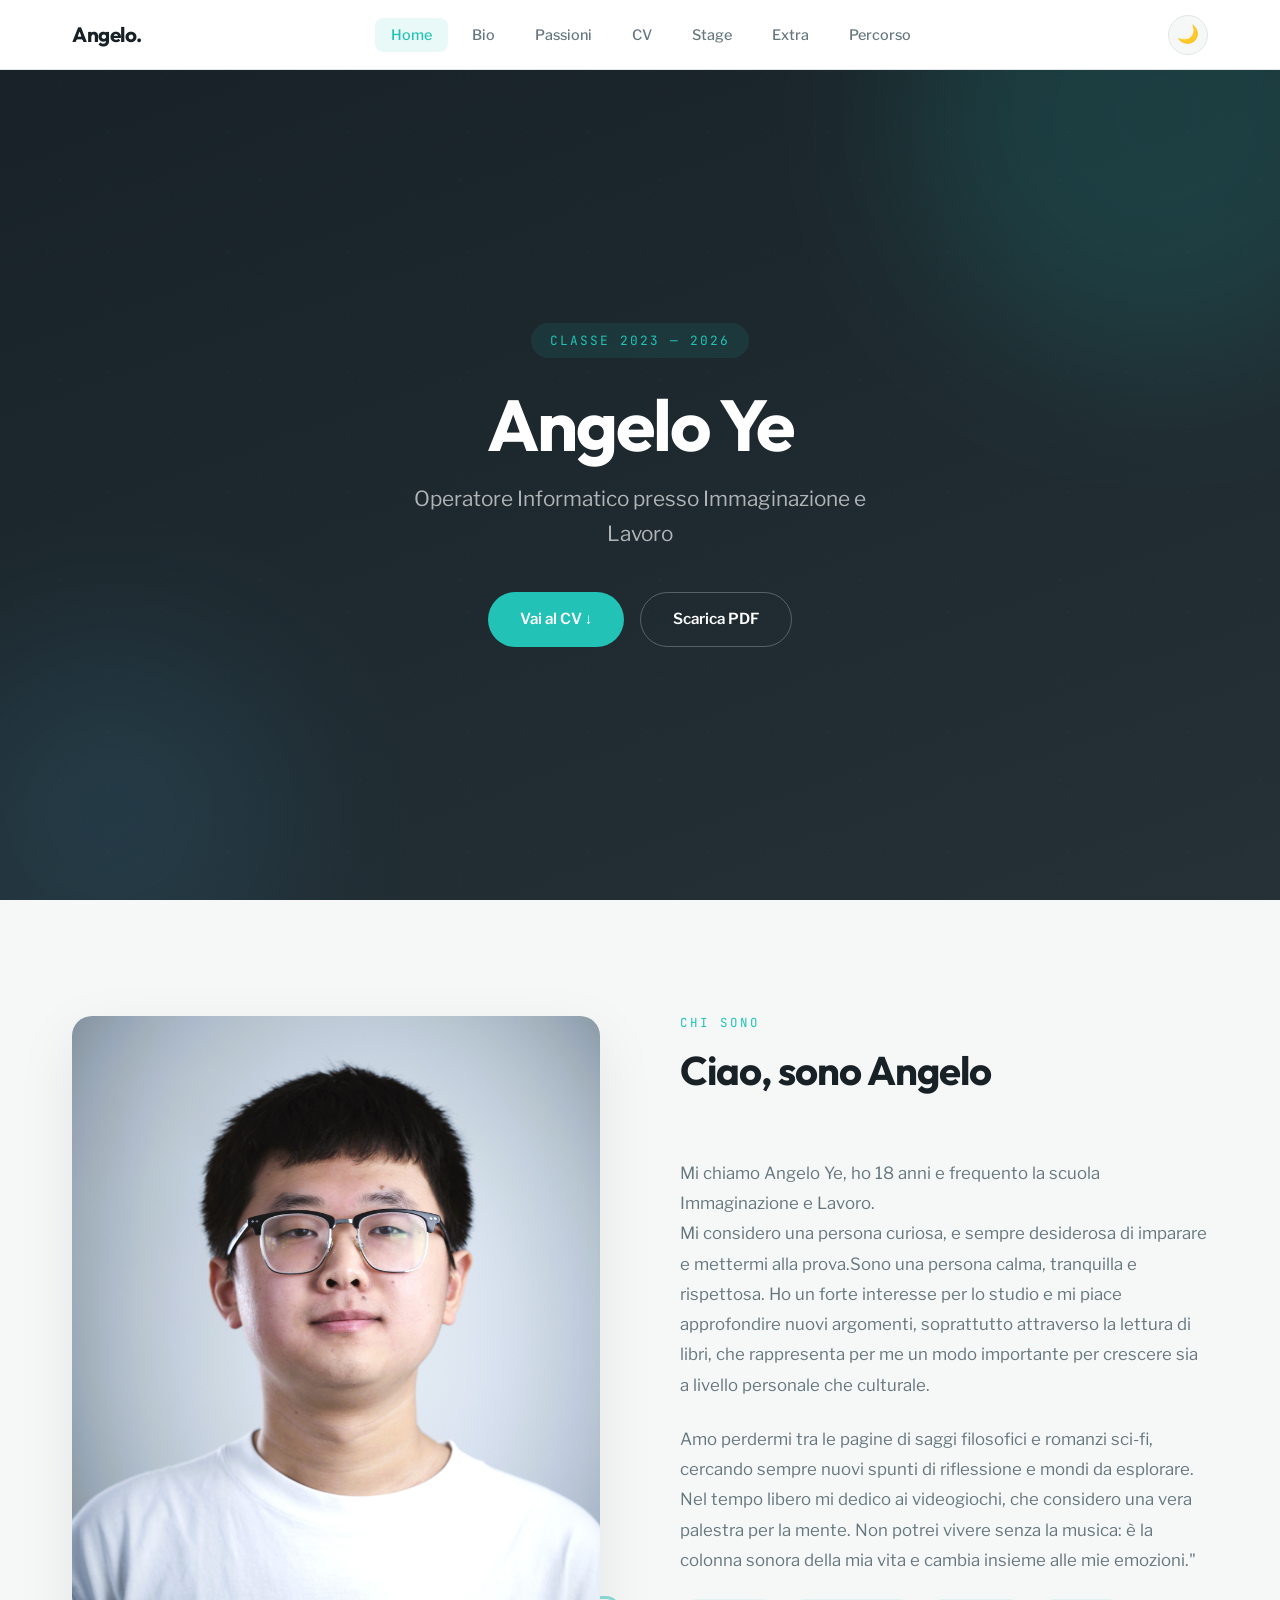
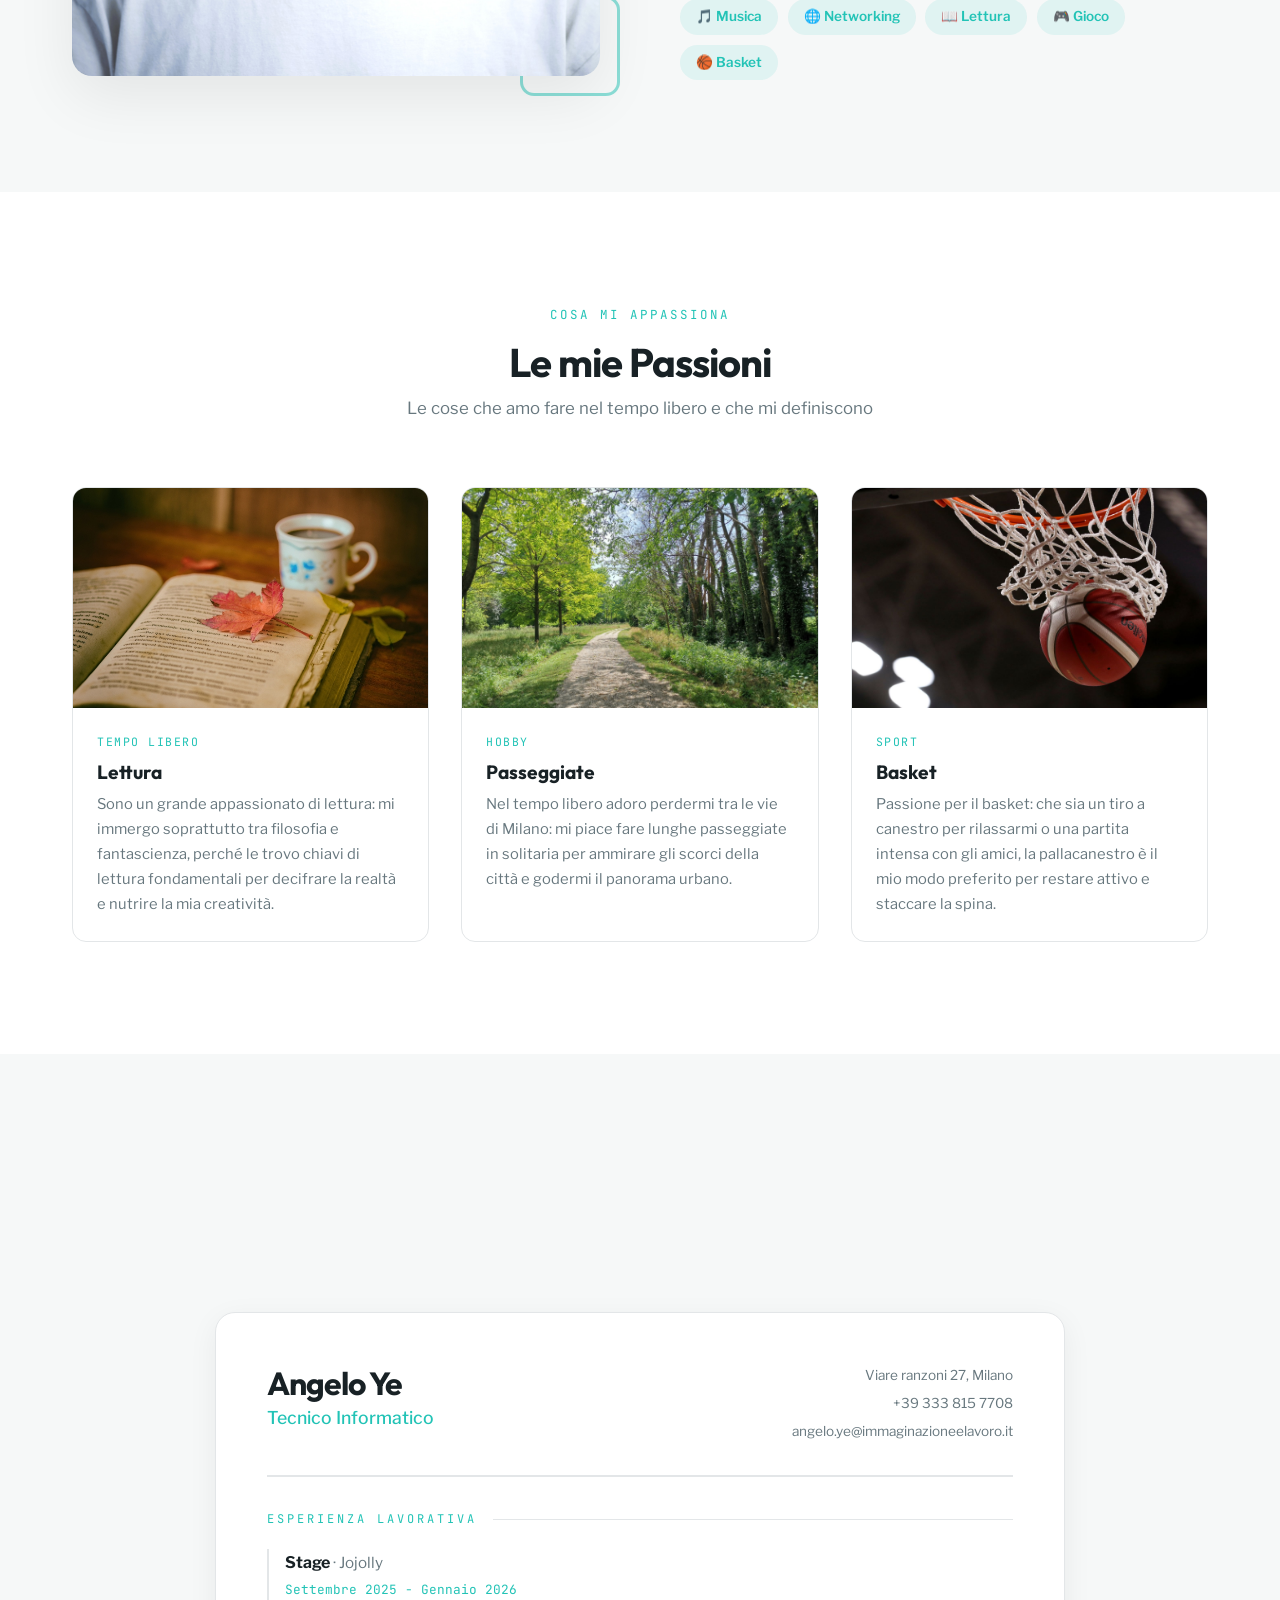
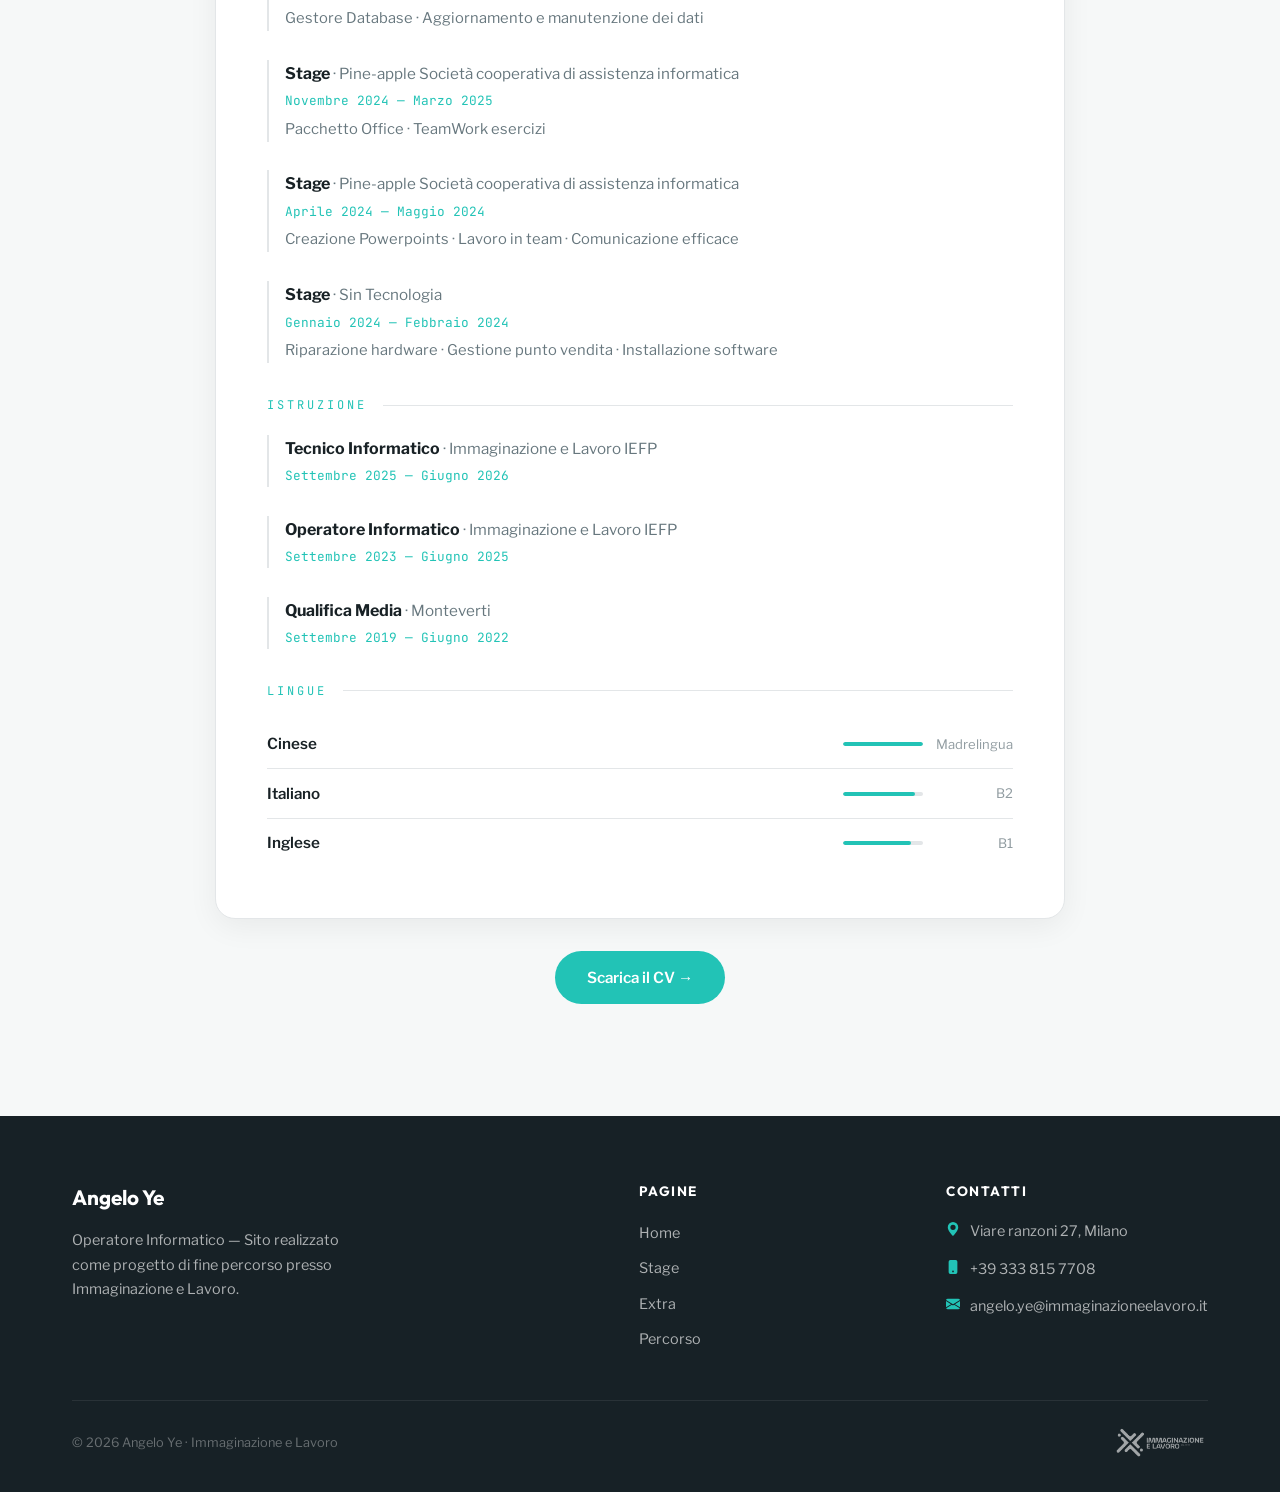
<file: index.html>
<!DOCTYPE html>
<html lang="it" data-theme="ocean" >
<!--
    PERSONALIZZAZIONE RAPIDA:
    
    1. TEMA: cambia data-theme="default" qui sopra con:
       ocean, sunset, forest, lavender, mono
    
    2. DARK MODE: il bottone 🌙 in alto a destra
    
    3. FONT: cambia i link Google Fonts qui sotto
    
    4. CONTENUTI: cerca i commenti "MODIFICA" nel codice
-->
<head>
    <meta charset="UTF-8">
    <meta name="viewport" content="width=device-width, initial-scale=1.0">
    <title>Angelo Ye — Portfolio</title>

    <!-- MODIFICA: Cambia i font qui se vuoi -->
    <link rel="preconnect" href="https://fonts.googleapis.com">
    <link rel="preconnect" href="https://fonts.gstatic.com" crossorigin>
    <link href="https://fonts.googleapis.com/css2?family=Outfit:wght@400;500;600;700&family=Libre+Franklin:wght@400;500;600;700&family=JetBrains+Mono:wght@400;500&display=swap" rel="stylesheet">

    <link rel="stylesheet" href="./style.css">
</head>
<body>

    <!-- ====== NAVBAR ====== -->
    <nav class="site-nav">
        <div class="nav-inner">
            <!-- MODIFICA: il tuo nome -->
            <a href="#" class="nav-brand">Angelo.</a>

            <button class="nav-burger" id="navBurger" aria-label="Apri menu">
                <span></span><span></span><span></span>
            </button>

            <ul class="nav-links" id="navLinks">
                <li><a href="#" class="active">Home</a></li>
                <li><a href="#bio">Bio</a></li>
                <li><a href="#passioni">Passioni</a></li>
                <li><a href="#cv">CV</a></li>
                <li><a href="./stage.html">Stage</a></li>
                <li><a href="./extra.html">Extra</a></li>
                <li><a href="./percorso.html">Percorso</a></li>
            </ul>

            <button class="theme-toggle" id="themeToggle" aria-label="Cambia tema">🌙</button>
        </div>
    </nav>

    <!-- ====== HERO ====== -->
    <section class="hero">
        <div class="hero-pattern"></div>
        <div class="hero-blob hero-blob-1"></div>
        <div class="hero-blob hero-blob-2"></div>

        <div class="hero-content">
            <!-- MODIFICA: il tuo badge, nome e descrizione -->
            <span class="hero-label reveal">Classe 2023 — 2026</span>
            <h1 class="reveal reveal-delay-1">Angelo Ye</h1>
            <p class="hero-sub reveal reveal-delay-2">Operatore Informatico presso Immaginazione e Lavoro</p>
            <div class="hero-cta reveal reveal-delay-3">
                <a href="#cv" class="btn-primary-custom">Vai al CV ↓</a>
                <a href="./cv (1) (1).pdf" target="_blank" class="btn-outline-custom">Scarica PDF</a>
            </div>
        </div>
    </section>

    <!-- ====== BIO ====== -->
    <section class="section" id="bio">
        <div class="section-container">
            <div class="bio-grid">
                <div class="bio-image reveal-left">
                    <div class="bio-image-frame">
                        <!-- MODIFICA: sostituisci con la tua foto (./img/foto.jpg) -->
                        <img src="img/ANGELO.jpg" alt="Foto profilo">
                    </div>
                </div>
                <div class="bio-text-area reveal-right">
                    <div class="section-header">
                        <span class="section-label">Chi sono</span>
                        <h2 class="section-title">Ciao, sono Angelo</h2>
                    </div>
                    <!-- MODIFICA: scrivi la tua bio -->
                    <p>
                        Mi chiamo Angelo Ye, ho 18 anni e frequento la scuola Immaginazione e Lavoro. <br>
Mi considero una persona curiosa, e sempre desiderosa di imparare e mettermi alla prova.Sono una persona calma, tranquilla e rispettosa.  Ho un forte interesse per lo studio e mi piace approfondire nuovi argomenti, soprattutto attraverso la lettura di libri, che rappresenta per me un modo importante per crescere sia a livello personale che culturale.
                       
                    </p>
                    <p>
                        Amo perdermi tra le pagine di saggi filosofici e romanzi sci-fi, cercando sempre nuovi spunti di riflessione e mondi da esplorare. Nel tempo libero mi dedico ai videogiochi, che considero una vera palestra per la mente. Non potrei vivere senza la musica: è la colonna sonora della mia vita e cambia insieme alle mie emozioni."

                    </p>
                    <!-- MODIFICA: le tue "etichette" -->
                    <div class="bio-pills">
                        <span class="bio-pill">🎵 Musica</span>
                        <span class="bio-pill">🌐 Networking</span>
                        <span class="bio-pill">📖 Lettura</span>
                        <span class="bio-pill">🎮 Gioco</span>
                        <span class="bio-pill">🏀 Basket</span>
                    </div>
                </div>
            </div>
        </div>
    </section>

    <!-- ====== PASSIONI ====== -->
    <section class="section section-alt" id="passioni">
        <div class="section-container">
            <div class="section-header center reveal">
                <span class="section-label">Cosa mi appassiona</span>
                <h2 class="section-title">Le mie Passioni</h2>
                <p class="section-desc">Le cose che amo fare nel tempo libero e che mi definiscono</p>
            </div>

            <div class="passions-grid">

                <!-- MODIFICA: Card 1 — cambia immagine, categoria, titolo e testo -->
                <div class="passion-card reveal reveal-delay-1">
                    <div class="passion-card-img">
                        <img src="./img/lettura.jpg" alt="Lego">
                    </div>
                    <div class="passion-card-body">
                        <span class="passion-card-tag">Tempo libero</span>
                        <h3>Lettura</h3>
                        <p>Sono un grande appassionato di lettura: mi immergo soprattutto tra filosofia e fantascienza, perché le trovo chiavi di lettura fondamentali per decifrare la realtà e nutrire la mia creatività.</p>
                    </div>
                </div>

                <!-- MODIFICA: Card 2 -->
                <div class="passion-card reveal reveal-delay-2">
                    <div class="passion-card-img">
                        <img src="./img/passeggiate.jpg" alt="Passione 2">
                    </div>
                    <div class="passion-card-body">
                        <span class="passion-card-tag">Hobby</span>
                        <h3>Passeggiate</h3>
                        <p>Nel tempo libero adoro perdermi tra le vie di Milano: mi piace fare lunghe passeggiate in solitaria per ammirare gli scorci della città e godermi il panorama urbano.</p>
                    </div>
                </div>

                <!-- MODIFICA: Card 3 -->
                <div class="passion-card reveal reveal-delay-3">
                    <div class="passion-card-img">
                        <img src="./img/basket.jpg" alt="Passione 3">
                    </div>
                    <div class="passion-card-body">
                        <span class="passion-card-tag">Sport</span>
                        <h3>Basket</h3>
                        <p>Passione per il basket: che sia un tiro a canestro per rilassarmi o una partita intensa con gli amici, la pallacanestro è il mio modo preferito per restare attivo e staccare la spina.</p>
                    </div>
                </div>

            </div>
        </div>
    </section>

    <!-- ====== CV ====== -->
    <section class="section" id="cv">
        <div class="section-container">
            <div class="section-header center reveal">
                <span class="section-label">Il mio percorso</span>
                <h2 class="section-title">Curriculum Vitae</h2>
            </div>

            <div class="cv-paper reveal">
                <!-- MODIFICA: intestazione CV -->
                <div class="cv-header">
                    <div>
                        <h2 class="cv-name">Angelo Ye</h2>
                        <p class="cv-role">Tecnico Informatico</p>
                    </div>
                    <div class="cv-contact-mini">
                        <span>Viare ranzoni 27, Milano</span>
                        <span>+39 333 815 7708</span>
                        <span>angelo.ye@immaginazioneelavoro.it</span>
                    </div>
                </div>

                <!-- Esperienza -->
                <div class="cv-section-title">Esperienza Lavorativa</div>

                <!-- MODIFICA: aggiungi le tue esperienze -->
                <div class="cv-entry">
                    <span class="cv-entry-title">Stage </span>
                    <span class="cv-entry-place"> ·  Jojolly</span>
                    <span class="cv-entry-date">Settembre 2025 - Gennaio 2026</span>
                    <p class="cv-entry-desc">Gestore Database · Aggiornamento e manutenzione dei dati</p>
                </div>

                  <div class="cv-entry">
                    <span class="cv-entry-title">Stage </span>
                    <span class="cv-entry-place"> · Pine-apple Società cooperativa di assistenza informatica</span>
                    <span class="cv-entry-date">Novembre 2024 — Marzo 2025</span>
                    <p class="cv-entry-desc">Pacchetto Office · TeamWork esercizi</p>
                </div>

                 <div class="cv-entry">
                    <span class="cv-entry-title">Stage</span>
                    <span class="cv-entry-place"> · Pine-apple Società cooperativa di assistenza informatica</span>
                    <span class="cv-entry-date">Aprile 2024 — Maggio 2024</span>
                    <p class="cv-entry-desc">Creazione Powerpoints · Lavoro in team · Comunicazione efficace</p>
                </div>

                <div class="cv-entry">
                    <span class="cv-entry-title">Stage</span>
                    <span class="cv-entry-place"> · Sin Tecnologia</span>
                    <span class="cv-entry-date">Gennaio 2024 — Febbraio 2024</span>
                    <p class="cv-entry-desc">Riparazione hardware · Gestione punto vendita · Installazione software</p>
                </div>

                <!-- Istruzione -->
                <div class="cv-section-title">Istruzione</div>

                <div class="cv-entry">
                    <span class="cv-entry-title">Tecnico Informatico</span>
                    <span class="cv-entry-place"> · Immaginazione e Lavoro IEFP</span>
                    <span class="cv-entry-date">Settembre 2025 — Giugno 2026</span>
                </div>

                 <div class="cv-entry">
                    <span class="cv-entry-title">Operatore Informatico</span>
                    <span class="cv-entry-place"> · Immaginazione e Lavoro IEFP</span>
                    <span class="cv-entry-date">Settembre 2023 — Giugno 2025</span>
                </div>
               

                <div class="cv-entry">
                    <span class="cv-entry-title">Qualifica Media </span>
                    <span class="cv-entry-place"> · Monteverti</span>
                    <span class="cv-entry-date">Settembre 2019 — Giugno 2022</span>
                </div>

                <!-- Lingue -->
                <div class="cv-section-title">Lingue</div>

                <!-- MODIFICA: le tue lingue e livelli (width della barra: 100% = nativo, 80% = avanzato, 60% = intermedio, 40% = base) -->
                <div class="cv-lang">
                    <span class="cv-lang-name">Cinese</span>
                    <div class="cv-lang-level">
                        <div class="cv-lang-bar"><div class="cv-lang-bar-fill" style="width: 100%"></div></div>
                        <span class="cv-lang-label">Madrelingua</span>
                    </div>
                </div>
                <div class="cv-lang">
                    <span class="cv-lang-name">Italiano</span>
                    <div class="cv-lang-level">
                        <div class="cv-lang-bar"><div class="cv-lang-bar-fill" style="width: 90%"></div></div>
                        <span class="cv-lang-label">B2</span>
                    </div>
                </div>
                <div class="cv-lang">
                    <span class="cv-lang-name">Inglese</span>
                    <div class="cv-lang-level">
                        <div class="cv-lang-bar"><div class="cv-lang-bar-fill" style="width: 85%"></div></div>
                        <span class="cv-lang-label">B1</span>
                    </div>
                </div>
            </div>

            <div style="text-align: center; margin-top: 2rem;" class="reveal">
                <a href="./doc/Cv.pdf" target="_blank" class="btn-primary-custom">Scarica il CV →</a>
            </div>
        </div>
    </section>

    <!-- ====== FOOTER ====== -->
    <footer class="site-footer">
        <div class="section-container">
            <div class="footer-grid">
                <div>
                    <!-- MODIFICA: il tuo nome e descrizione -->
                    <p class="footer-brand">Angelo Ye</p>
                    <p class="footer-desc">
                        Operatore Informatico — Sito realizzato come progetto di fine percorso 
                        presso Immaginazione e Lavoro.
                    </p>
                </div>
                <div>
                    <p class="footer-heading">Pagine</p>
                    <ul class="footer-links">
                        <li><a href="#">Home</a></li>
                        <li><a href="./pages/stage.html">Stage</a></li>
                        <li><a href="./pages/extra.html">Extra</a></li>
                        <li><a href="./percorso.html">Percorso</a></li>
                    </ul>
                </div>
                <div>
                    <p class="footer-heading">Contatti</p>
                    <!-- MODIFICA: i tuoi contatti -->
                    <div class="footer-contact-item">
                        <svg xmlns="http://www.w3.org/2000/svg" width="14" height="14" fill="currentColor" viewBox="0 0 16 16"><path d="M8 16s6-5.686 6-10A6 6 0 0 0 2 6c0 4.314 6 10 6 10m0-7a3 3 0 1 1 0-6 3 3 0 0 1 0 6"/></svg>
                        <span>Viare ranzoni 27, Milano</span>
                    </div>
                    <div class="footer-contact-item">
                        <svg xmlns="http://www.w3.org/2000/svg" width="14" height="14" fill="currentColor" viewBox="0 0 16 16"><path d="M3 2a2 2 0 0 1 2-2h6a2 2 0 0 1 2 2v12a2 2 0 0 1-2 2H5a2 2 0 0 1-2-2zm6 11a1 1 0 1 0-2 0 1 1 0 0 0 2 0"/></svg>
                        <span>+39 333 815 7708</span>
                    </div>
                    <div class="footer-contact-item">
                        <svg xmlns="http://www.w3.org/2000/svg" width="14" height="14" fill="currentColor" viewBox="0 0 16 16"><path d="M.05 3.555A2 2 0 0 1 2 2h12a2 2 0 0 1 1.95 1.555L8 8.414zM0 4.697v7.104l5.803-3.558zM6.761 8.83l-6.57 4.027A2 2 0 0 0 2 14h12a2 2 0 0 0 1.808-1.144l-6.57-4.027L8 9.586zm3.436-.586L16 11.801V4.697z"/></svg>
                        <span>angelo.ye@immaginazioneelavoro.it</span>
                    </div>
                </div>
            </div>
            <div class="footer-bottom">
                <span class="footer-copy">© 2026 Angelo Ye · Immaginazione e Lavoro</span>
                <img src="./img/Immaginazione-e-lavoro_marchio-a-bandiera_negativo.webp" class="footer-logo" alt="Logo scuola">
            </div>
        </div>
    </footer>

    <script src="./script.js"></script>
</body>
</html>
</file>
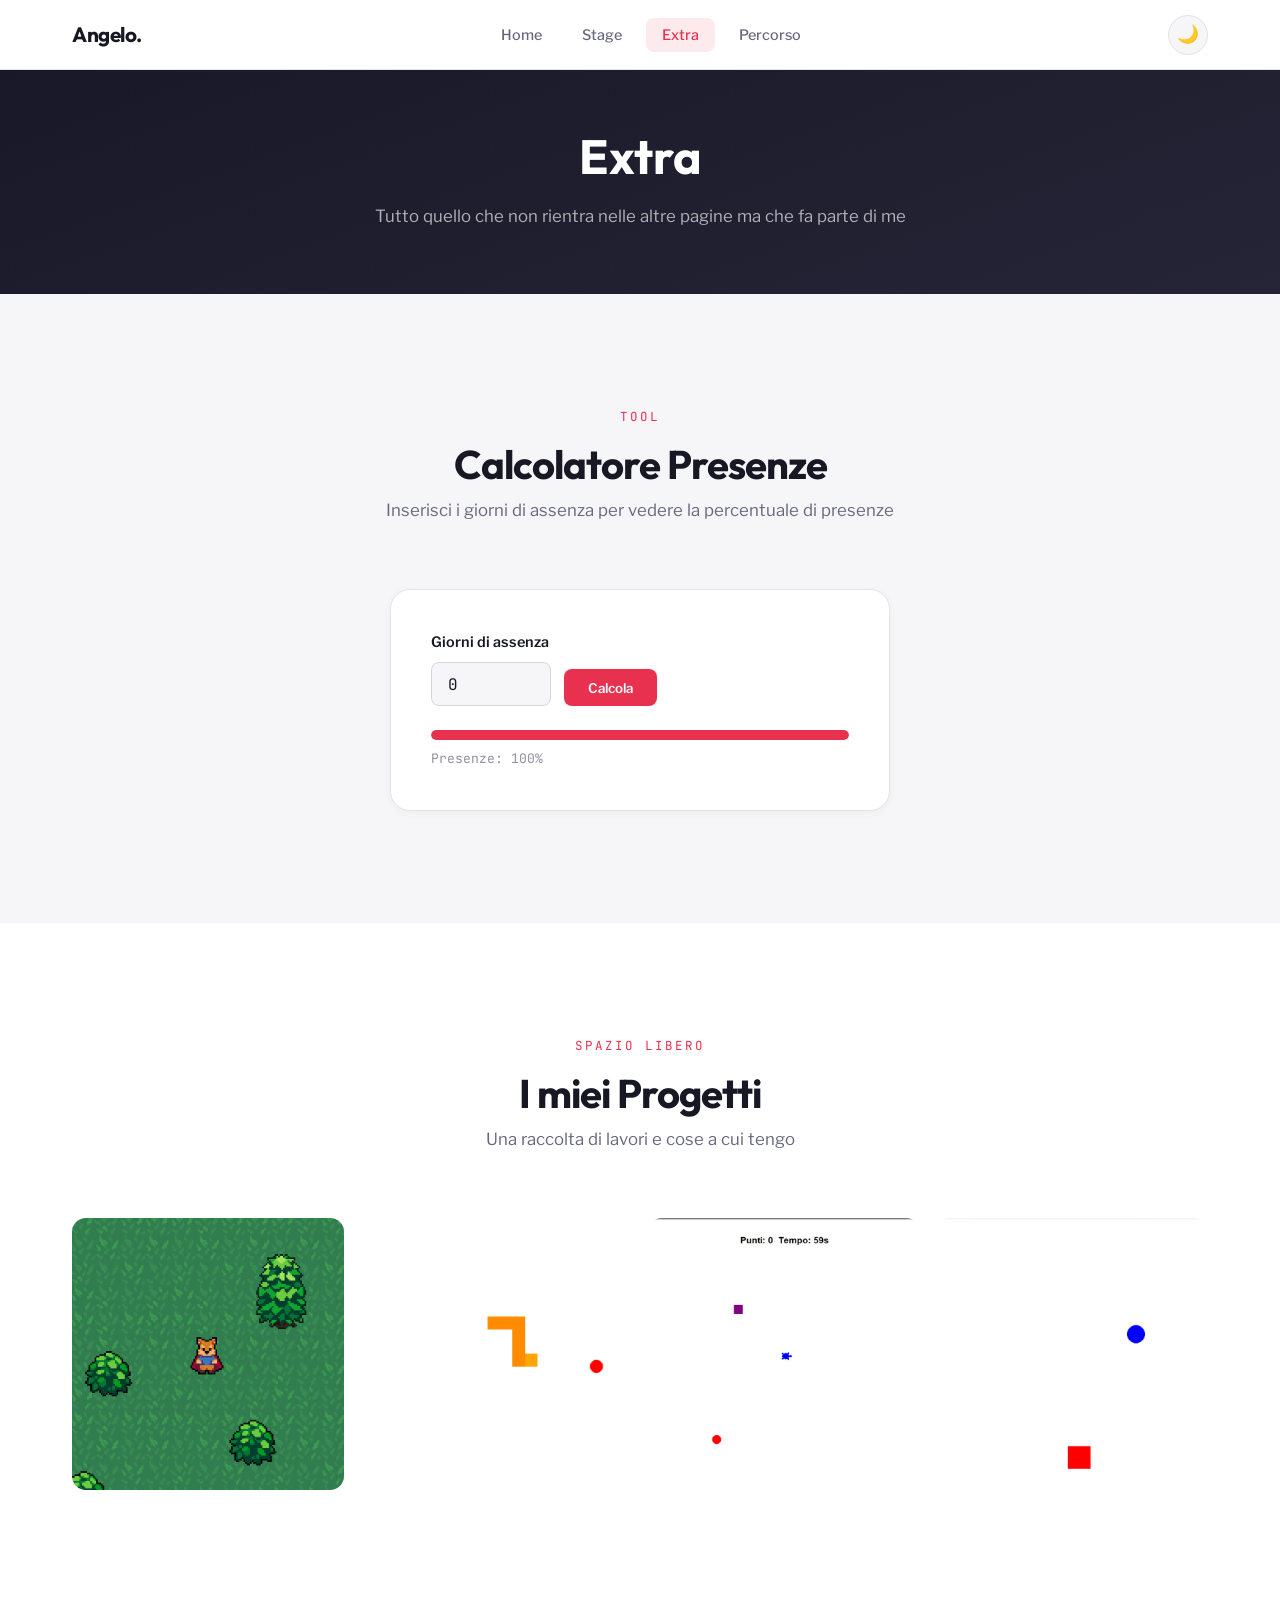
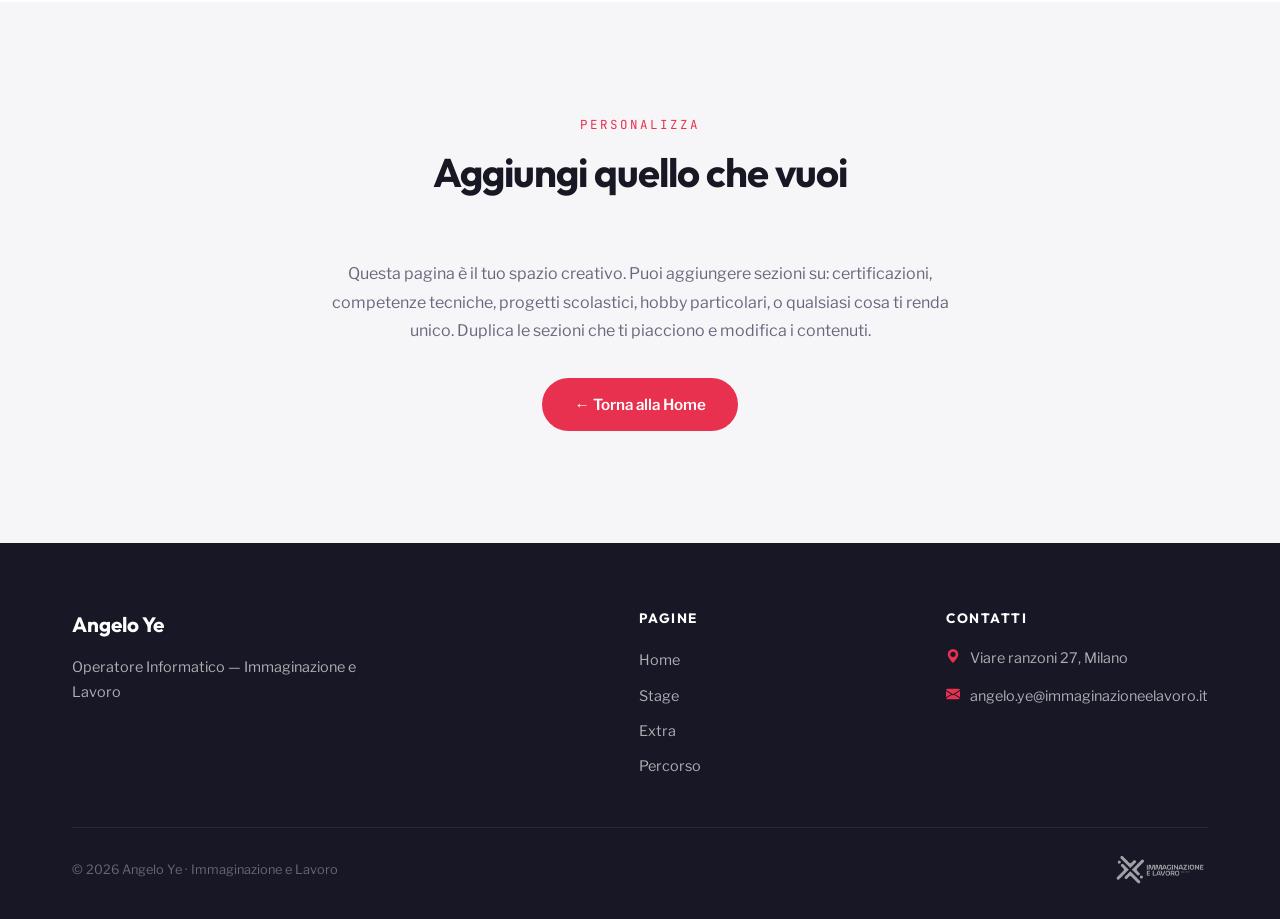
<file: extra.html>
<!DOCTYPE html>
<html lang="it" data-theme="default">
<head>
    <meta charset="UTF-8">
    <meta name="viewport" content="width=device-width, initial-scale=1.0">
    <title>Angelo Ye — Extra</title>

    <link rel="preconnect" href="https://fonts.googleapis.com">
    <link rel="preconnect" href="https://fonts.gstatic.com" crossorigin>
    <link href="https://fonts.googleapis.com/css2?family=Outfit:wght@400;500;600;700&family=Libre+Franklin:wght@400;500;600;700&family=JetBrains+Mono:wght@400;500&display=swap" rel="stylesheet">

    <link rel="stylesheet" href="./style.css">
</head>
<body>

    <!-- ====== NAVBAR ====== -->
    <nav class="site-nav">
        <div class="nav-inner">
            <a href="./index.html" class="nav-brand">Angelo.</a>
            <button class="nav-burger" id="navBurger" aria-label="Apri menu">
                <span></span><span></span><span></span>
            </button>
            <ul class="nav-links" id="navLinks">
                <li><a href="./index.html">Home</a></li>
                <li><a href="./stage.html">Stage</a></li>
                <li><a href="#" class="active">Extra</a></li>
                <li><a href="./percorso.html">Percorso</a></li>
            </ul>
            <button class="theme-toggle" id="themeToggle" aria-label="Cambia tema">🌙</button>
        </div>
    </nav>

    <!-- ====== PAGE HERO ====== -->
    <section class="page-hero">
        <div class="hero-pattern"></div>
        <div class="section-container">
            <h1 class="reveal">Extra</h1>
            <p class="hero-sub reveal reveal-delay-1">
                Tutto quello che non rientra nelle altre pagine ma che fa parte di me
            </p>
        </div>
    </section>

    <!-- ====== CALCOLATORE PRESENZE ====== -->
    <section class="section">
        <div class="section-container">
            <div class="section-header center reveal">
                <span class="section-label">Tool</span>
                <h2 class="section-title">Calcolatore Presenze</h2>
                <p class="section-desc">Inserisci i giorni di assenza per vedere la percentuale di presenze</p>
            </div>

            <div class="presenze-card reveal">
                <label for="progresso">Giorni di assenza</label>
                <div class="presenze-input">
                    <input type="number" id="progresso" min="0" value="0" placeholder="0">
                    <button class="btn-calcola" onclick="calcolaPresenze()">Calcola</button>
                </div>
                <div class="progress-wrap">
                    <div class="progress-bar-bg">
                        <div class="progress-bar-fill" id="barraFill"></div>
                    </div>
                    <p class="progress-label" id="percentualeText">Presenze: 100%</p>
                </div>
            </div>
        </div>
    </section>

    <!-- ====== GALLERY / CONTENUTO LIBERO ====== -->
    <!--
        Questa sezione è uno spazio libero. Puoi usarla per:
        - Una gallery di foto dei tuoi progetti
        - Certificazioni ottenute (ECDL, ecc.)
        - Link ai tuoi profili (GitHub, LinkedIn)
        - Qualsiasi cosa ti rappresenti
        
        Di seguito c'è un esempio di gallery. 
        Sostituisci le immagini con le tue.
    -->
    <section class="section section-alt">
        <div class="section-container">
            <div class="section-header center reveal">
                <span class="section-label">Spazio libero</span>
                <h2 class="section-title">I miei Progetti</h2>
                <p class="section-desc">Una raccolta di lavori e cose a cui tengo</p>
            </div>

            <!-- MODIFICA: sostituisci le immagini e i testi -->
            <div class="gallery-grid">
                <div class="gallery-item reveal reveal-delay-1">
                    <img src="img/goo.png" alt="Progetto 1">
                    <div class="gallery-item-overlay">
                        <span>Gioco con Godot</span>
                    </div>
                </div>
                <div class="gallery-item reveal reveal-delay-2">
                    <img src="img/snake.png" alt="Progetto 2">
                    <div class="gallery-item-overlay">
                        <span>Snake con Python</span>
                    </div>
                </div>
                <div class="gallery-item reveal reveal-delay-3">
                    <img src="img/fan.png" alt="Progetto 3">
                    <div class="gallery-item-overlay">
                        <span>"Acchiappa la Mela, Scappa dal Fantasma!"</span>
                    </div>
                </div>
                <div class="gallery-item reveal reveal-delay-4">
                    <img src="img/pygm.png" alt="Progetto 4">
                    <div class="gallery-item-overlay">
                        <span>Game con Python game</span>
                    </div>
                </div>
            </div>
        </div>
    </section>

    <!-- ====== SEZIONE TESTO LIBERO ====== -->
    <section class="section">
        <div class="section-container" style="max-width: 700px;">
            <div class="section-header center reveal">
                <span class="section-label">Personalizza</span>
                <h2 class="section-title">Aggiungi quello che vuoi</h2>
            </div>
            <div class="reveal" style="text-align: center;">
                <p style="color: var(--text-secondary); line-height: 1.8; margin-bottom: 2rem;">
                    Questa pagina è il tuo spazio creativo. Puoi aggiungere sezioni su: 
                    certificazioni, competenze tecniche, progetti scolastici, hobby particolari, 
                    o qualsiasi cosa ti renda unico. Duplica le sezioni che ti piacciono 
                    e modifica i contenuti.
                </p>
                <a href="../index.html" class="btn-primary-custom">← Torna alla Home</a>
            </div>
        </div>
    </section>

    <!-- ====== FOOTER ====== -->
    <footer class="site-footer">
        <div class="section-container">
            <div class="footer-grid">
                <div>
                    <p class="footer-brand">Angelo Ye</p>
                    <p class="footer-desc">Operatore Informatico — Immaginazione e Lavoro</p>
                </div>
                <div>
                    <p class="footer-heading">Pagine</p>
                    <ul class="footer-links">
                        <li><a href="../index.html">Home</a></li>
                        <li><a href="./stage.html">Stage</a></li>
                        <li><a href="#">Extra</a></li>
                        <li><a href="./percorso.html">Percorso</a></li>
                    </ul>
                </div>
                <div>
                    <p class="footer-heading">Contatti</p>
                    <div class="footer-contact-item">
                        <svg xmlns="http://www.w3.org/2000/svg" width="14" height="14" fill="currentColor" viewBox="0 0 16 16"><path d="M8 16s6-5.686 6-10A6 6 0 0 0 2 6c0 4.314 6 10 6 10m0-7a3 3 0 1 1 0-6 3 3 0 0 1 0 6"/></svg>
                        <span>Viare ranzoni 27, Milano</span>
                    </div>
                    <div class="footer-contact-item">
                        <svg xmlns="http://www.w3.org/2000/svg" width="14" height="14" fill="currentColor" viewBox="0 0 16 16"><path d="M.05 3.555A2 2 0 0 1 2 2h12a2 2 0 0 1 1.95 1.555L8 8.414zM0 4.697v7.104l5.803-3.558zM6.761 8.83l-6.57 4.027A2 2 0 0 0 2 14h12a2 2 0 0 0 1.808-1.144l-6.57-4.027L8 9.586zm3.436-.586L16 11.801V4.697z"/></svg>
                        <span>angelo.ye@immaginazioneelavoro.it</span>
                    </div>
                </div>
            </div>
            <div class="footer-bottom">
                <span class="footer-copy">© 2026 Angelo Ye · Immaginazione e Lavoro</span>
                <img src="./img/Immaginazione-e-lavoro_marchio-a-bandiera_negativo.webp" class="footer-logo" alt="Logo scuola">
            </div>
        </div>
    </footer>

    <script src="./script.js"></script>
</body>
</html>
</file>
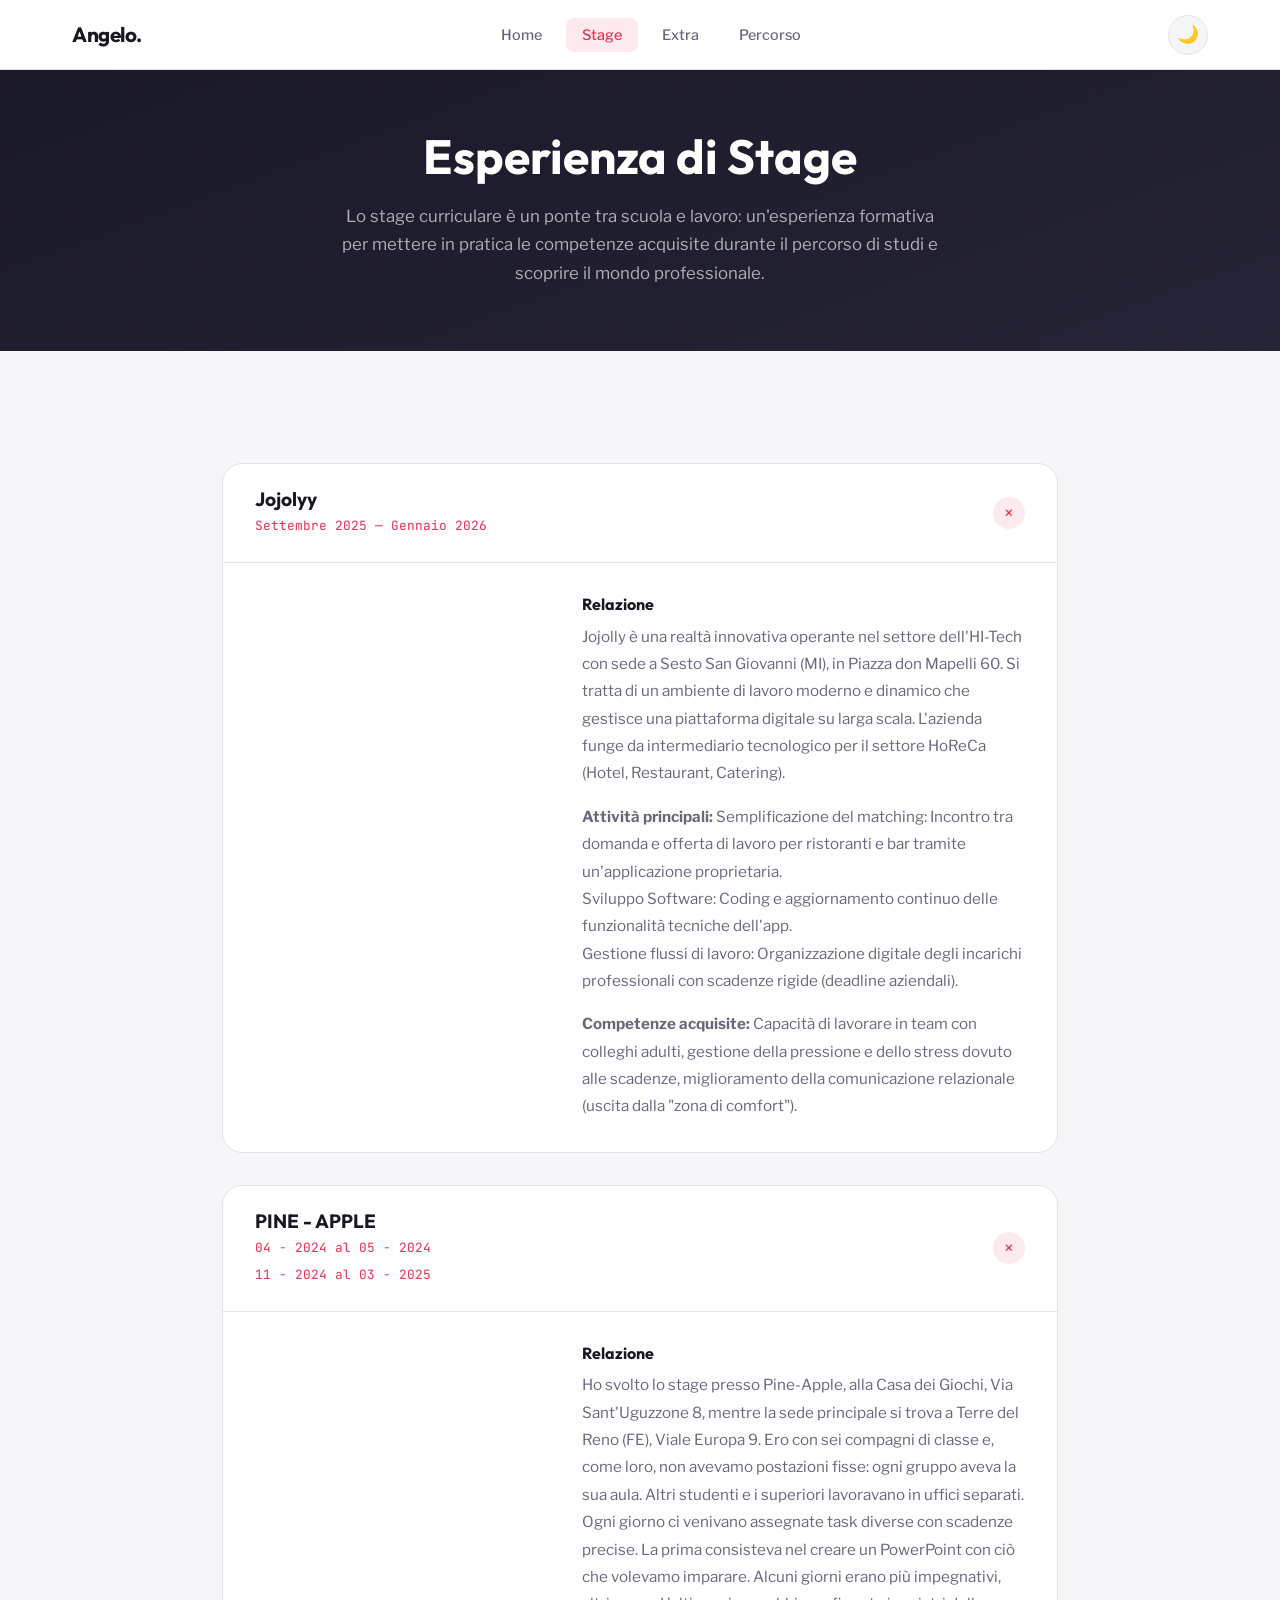
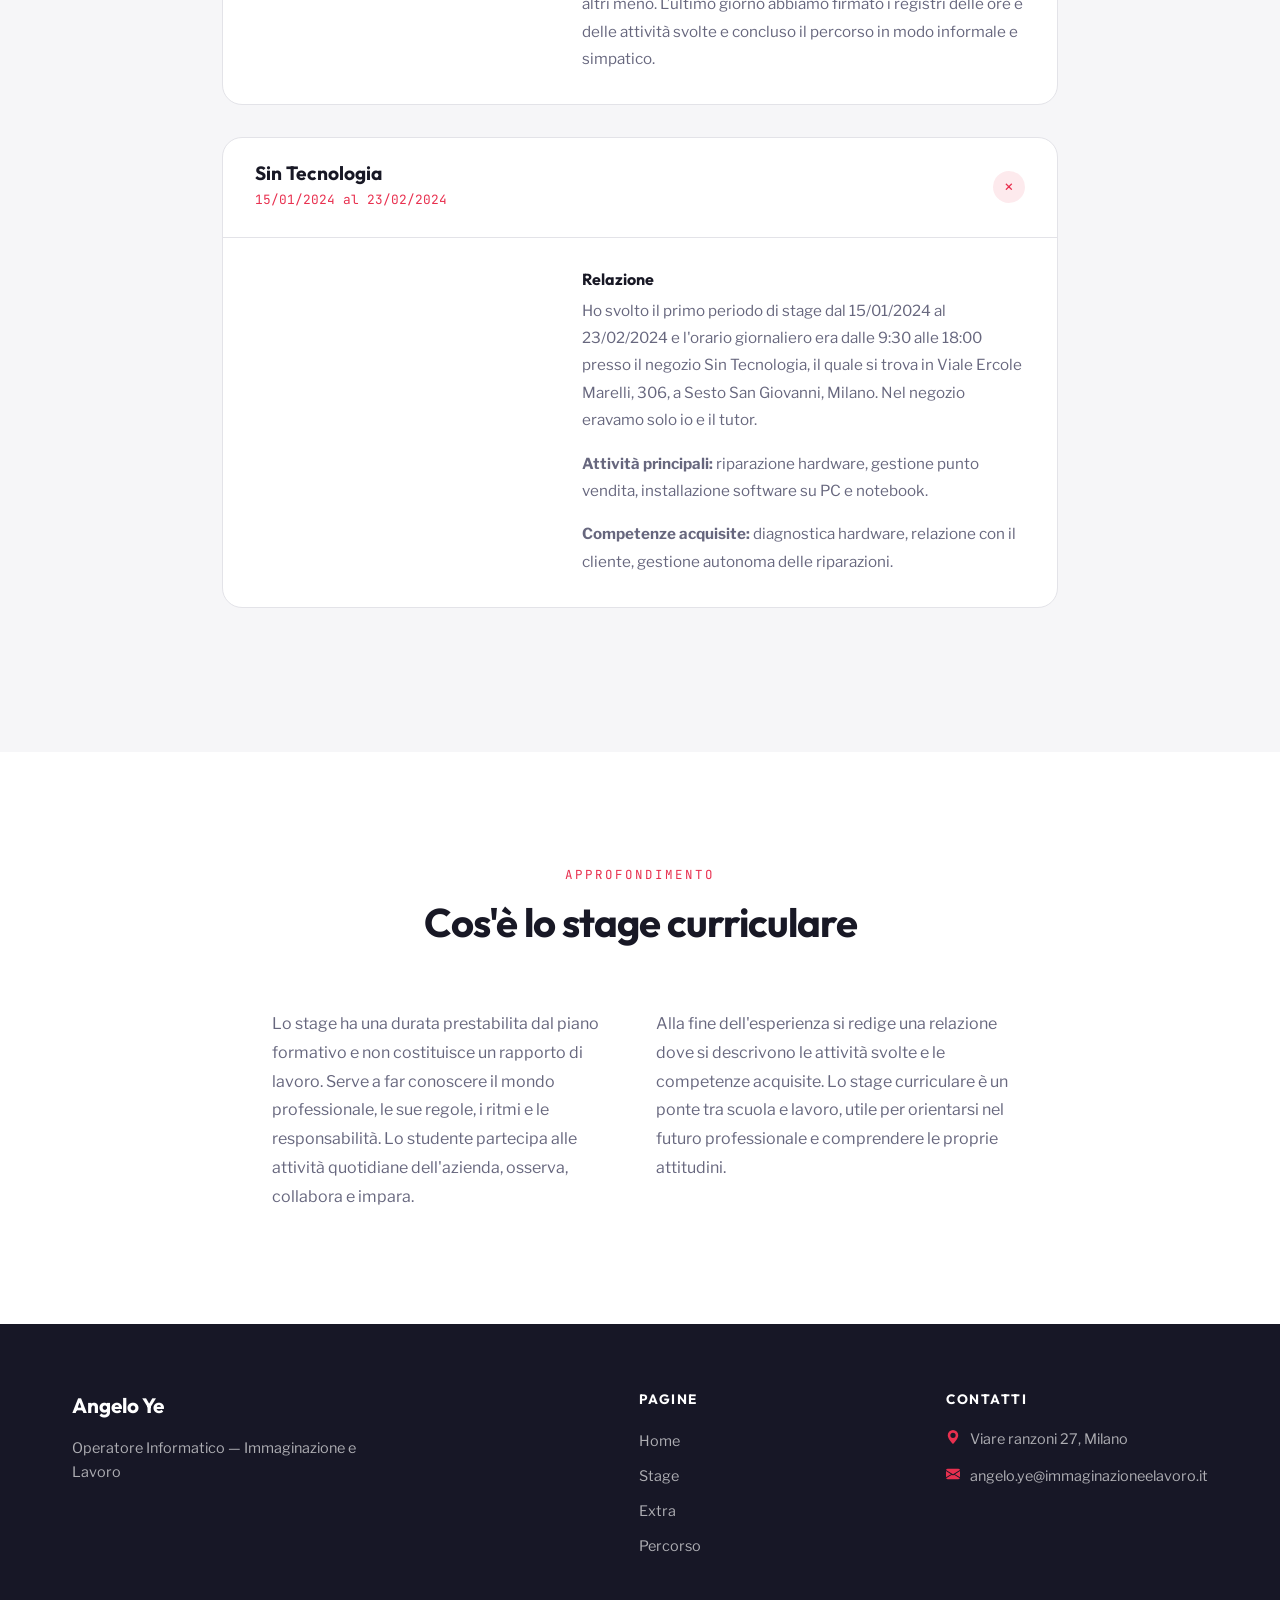
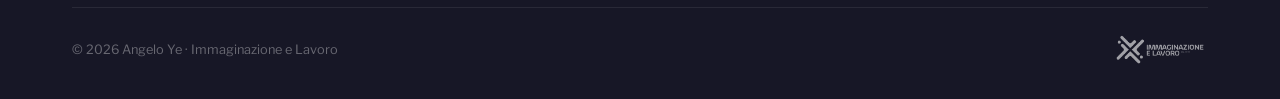
<file: stage.html>
<!DOCTYPE html>
<html lang="it" data-theme="default">
<head>
    <meta charset="UTF-8">
    <meta name="viewport" content="width=device-width, initial-scale=1.0">
    <title>Angelo Ye — Stage</title>

    <link rel="preconnect" href="https://fonts.googleapis.com">
    <link rel="preconnect" href="https://fonts.gstatic.com" crossorigin>
    <link href="https://fonts.googleapis.com/css2?family=Outfit:wght@400;500;600;700&family=Libre+Franklin:wght@400;500;600;700&family=JetBrains+Mono:wght@400;500&display=swap" rel="stylesheet">

    <link rel="stylesheet" href="./style.css">
</head>
<body>

    <!-- ====== NAVBAR ====== -->
    <nav class="site-nav">
        <div class="nav-inner">
            <a href="./index.html" class="nav-brand">Angelo.</a>
            <button class="nav-burger" id="navBurger" aria-label="Apri menu">
                <span></span><span></span><span></span>
            </button>
            <ul class="nav-links" id="navLinks">
                <li><a href="./index.html">Home</a></li>
                <li><a href="#" class="active">Stage</a></li>
                <li><a href="./extra.html">Extra</a></li>
                <li><a href="./percorso.html">Percorso</a></li>
            </ul>
            <button class="theme-toggle" id="themeToggle" aria-label="Cambia tema">🌙</button>
        </div>
    </nav>

    <!-- ====== PAGE HERO ====== -->
    <section class="page-hero">
        <div class="hero-pattern"></div>
        <div class="section-container">
            <h1 class="reveal">Esperienza di Stage</h1>
            <p class="hero-sub reveal reveal-delay-1">
                Lo stage curriculare è un ponte tra scuola e lavoro: un'esperienza formativa 
                per mettere in pratica le competenze acquisite durante il percorso di studi 
                e scoprire il mondo professionale.
            </p>
        </div>
    </section>

    <!-- ====== STAGE CARDS ====== -->
    <section class="section">
        <div class="section-container" style="max-width: 900px;">

            <!-- MODIFICA: Stage 1 -->
            <div class="stage-card open reveal">
                <div class="stage-card-header">
                    <div>
                        <h3>Jojolyy</h3>
                        <span class="stage-date">Settembre 2025 — Gennaio 2026</span>
                    </div>
                    <div class="stage-card-toggle">+</div>
                </div>
                <div class="stage-card-body">
                    <div class="stage-grid">
                        <div class="stage-map-frame">
                            <!-- MODIFICA: embed Google Maps del tuo stage -->
                            <iframe src="https://www.google.com/maps/embed?pb=!1m18!1m12!1m3!1d2656.8453498024014!2d9.228912576108458!3d45.52724957107509!2m3!1f0!2f0!3f0!3m2!1i1024!2i768!4f13.1!3m3!1m2!1s0x4786c35a3b143d1d%3A0x1e3b474a9337acab!2sJoJolly!5e1!3m2!1sit!2sit!4v1776848421998!5m2!1sit!2sit" width="600" height="450" style="border:0;" allowfullscreen="" loading="lazy" referrerpolicy="no-referrer-when-downgrade"></iframe>
                        </div>
                        <div class="stage-relazione">
                            <!-- MODIFICA: scrivi la tua relazione di stage -->
                            <h4>Relazione</h4>
                            <p>
                                Jojolly è una realtà innovativa operante nel settore dell'HI-Tech con sede a Sesto San Giovanni (MI), in Piazza don Mapelli 60. Si tratta di un ambiente di lavoro moderno e dinamico che gestisce una piattaforma digitale su larga scala. L'azienda funge da intermediario tecnologico per il settore HoReCa (Hotel, Restaurant, Catering).
                            </p>
                            <p style="margin-top: 1rem;">
                                <strong>Attività principali:</strong> 
                           Semplificazione del matching: Incontro tra domanda e offerta di lavoro per ristoranti e bar tramite un'applicazione proprietaria.
<br>
Sviluppo Software: Coding e aggiornamento continuo delle funzionalità tecniche dell'app.
<br>
Gestione flussi di lavoro: Organizzazione digitale degli incarichi professionali con scadenze rigide (deadline aziendali).
                            </p>
                            <p style="margin-top: 1rem;">
                                <strong>Competenze acquisite:</strong> Capacità di lavorare in team con colleghi adulti, gestione della pressione e dello stress dovuto alle scadenze, miglioramento della comunicazione relazionale (uscita dalla "zona di comfort").
                            </p>
                        </div>
                    </div>
                </div>
            </div>

            <!-- MODIFICA: Stage 2 (duplica questo blocco per aggiungerne altri) -->
<div class="stage-card open reveal">
                <div class="stage-card-header">
                    <div>
                        <h3>PINE - APPLE</h3>
                        <span class="stage-date">04 - 2024 al 05 - 2024
                            <br>11 - 2024 al 03 - 2025
                        </span>
                    </div>
                    <div class="stage-card-toggle">+</div>
                </div>
                <div class="stage-card-body">
                    <div class="stage-grid">
                        <div class="stage-map-frame">
                            <!-- MODIFICA: embed Google Maps del tuo stage -->
<iframe src="https://www.google.com/maps/embed?pb=!1m14!1m8!1m3!1d5314.281311821737!2d9.226088!3d45.520997!3m2!1i1024!2i768!4f13.1!3m3!1m2!1s0x4786c7680501eed7%3A0x76b3b88fa35b42bc!2sLa%20Casa%20dei%20Giochi!5e1!3m2!1sit!2sit!4v1778145551138!5m2!1sit!2sit" width="600" height="450" style="border:0;" allowfullscreen="" loading="lazy" referrerpolicy="no-referrer-when-downgrade"></iframe>                        </div>
                        <div class="stage-relazione">
                            <!-- MODIFICA: scrivi la tua relazione di stage -->
                            <h4>Relazione</h4>
                            Ho svolto lo stage presso Pine-Apple, alla Casa dei Giochi, Via Sant'Uguzzone 8, mentre la sede principale si trova a Terre del Reno (FE), Viale Europa 9. Ero con sei compagni di classe e, come loro, non avevamo postazioni fisse: ogni gruppo aveva la sua aula. Altri studenti e i superiori lavoravano in uffici separati. Ogni giorno ci venivano assegnate task diverse con scadenze precise. La prima consisteva nel creare un PowerPoint con ciò che volevamo imparare. Alcuni giorni erano più impegnativi, altri meno. L’ultimo giorno abbiamo firmato i registri delle ore e delle attività svolte e concluso il percorso in modo informale e simpatico.
                        </div>
                    </div>
                </div>
            </div>   
<!-- MODIFICA: scrivi la tua relazione di stage -->
  <div class="stage-card open reveal">
                <div class="stage-card-header">
                    <div>
                        <h3>Sin Tecnologia</h3>
                        <span class="stage-date">15/01/2024 al 23/02/2024</span>
                    </div>
                    <div class="stage-card-toggle">+</div>
                </div>
                <div class="stage-card-body">
                    <div class="stage-grid">
                        <div class="stage-map-frame">
                            <!-- MODIFICA: embed Google Maps del tuo stage -->
<iframe src="https://www.google.com/maps/embed?pb=!1m18!1m12!1m3!1d2656.938296242964!2d9.225635476108357!3d45.525281671075064!2m3!1f0!2f0!3f0!3m2!1i1024!2i768!4f13.1!3m3!1m2!1s0x4786c76738a55031%3A0xb1e14a8b43a4b3b1!2sSin%20Tecnologia%20(RIPARAZIONE)!5e1!3m2!1sit!2sit!4v1778066111118!5m2!1sit!2sit" width="600" height="450" style="border:0;" allowfullscreen="" loading="lazy" referrerpolicy="no-referrer-when-downgrade"></iframe></div>
                        <div class="stage-relazione">
                            <!-- MODIFICA: scrivi la tua relazione di stage -->
                            <h4>Relazione</h4>
                            <p>
                                Ho svolto il primo periodo di stage dal 15/01/2024 al 23/02/2024 e l'orario
giornaliero era dalle 9:30 alle 18:00 presso il negozio  Sin Tecnologia, il quale si trova in Viale Ercole Marelli, 306, a Sesto San Giovanni, Milano.
Nel negozio eravamo solo io e il  tutor.
                            </p>
                            <p style="margin-top: 1rem;">
                                <strong>Attività principali:</strong> riparazione hardware, 
                                gestione punto vendita, installazione software su PC e notebook.
                            </p>
                            <p style="margin-top: 1rem;">
                                <strong>Competenze acquisite:</strong> diagnostica hardware, 
                                relazione con il cliente, gestione autonoma delle riparazioni.
                            </p>                           </p>
                            
                        </div>
                    </div>
                </div>
            </div>

        </div>
    </section>

    <!-- ====== COS'È UNO STAGE (sezione di approfondimento) ====== -->
    <section class="section section-alt">
        <div class="section-container" style="max-width: 800px;">
            <div class="section-header center reveal">
                <span class="section-label">Approfondimento</span>
                <h2 class="section-title">Cos'è lo stage curriculare</h2>
            </div>
            <div class="reveal" style="display: grid; grid-template-columns: 1fr 1fr; gap: 2rem;">
                <div>
                    <p style="color: var(--text-secondary); line-height: 1.8;">
                        Lo stage ha una durata prestabilita dal piano formativo e non costituisce 
                        un rapporto di lavoro. Serve a far conoscere il mondo professionale, le sue 
                        regole, i ritmi e le responsabilità. Lo studente partecipa alle attività 
                        quotidiane dell'azienda, osserva, collabora e impara.
                    </p>
                </div>
                <div>
                    <p style="color: var(--text-secondary); line-height: 1.8;">
                        Alla fine dell'esperienza si redige una relazione dove si descrivono le 
                        attività svolte e le competenze acquisite. Lo stage curriculare è un ponte 
                        tra scuola e lavoro, utile per orientarsi nel futuro professionale e comprendere 
                        le proprie attitudini.
                    </p>
                </div>
            </div>
        </div>
    </section>

    <!-- ====== FOOTER ====== -->
    <footer class="site-footer">
        <div class="section-container">
            <div class="footer-grid">
                <div>
                    <p class="footer-brand">Angelo Ye</p>
                    <p class="footer-desc">Operatore Informatico — Immaginazione e Lavoro</p>
                </div>
                <div>
                    <p class="footer-heading">Pagine</p>
                    <ul class="footer-links">
                        <li><a href="../index.html">Home</a></li>
                        <li><a href="#">Stage</a></li>
                        <li><a href="./extra.html">Extra</a></li>
                        <li><a href="./percorso.html">Percorso</a></li>
                    </ul>
                </div>
                <div>
                    <p class="footer-heading">Contatti</p>
                    <div class="footer-contact-item">
                        <svg xmlns="http://www.w3.org/2000/svg" width="14" height="14" fill="currentColor" viewBox="0 0 16 16"><path d="M8 16s6-5.686 6-10A6 6 0 0 0 2 6c0 4.314 6 10 6 10m0-7a3 3 0 1 1 0-6 3 3 0 0 1 0 6"/></svg>
                        <span>Viare ranzoni 27, Milano</span>
                    </div>
                    <div class="footer-contact-item">
                        <svg xmlns="http://www.w3.org/2000/svg" width="14" height="14" fill="currentColor" viewBox="0 0 16 16"><path d="M.05 3.555A2 2 0 0 1 2 2h12a2 2 0 0 1 1.95 1.555L8 8.414zM0 4.697v7.104l5.803-3.558zM6.761 8.83l-6.57 4.027A2 2 0 0 0 2 14h12a2 2 0 0 0 1.808-1.144l-6.57-4.027L8 9.586zm3.436-.586L16 11.801V4.697z"/></svg>
                        <span>angelo.ye@immaginazioneelavoro.it</span>
                    </div>
                </div>
            </div>
            <div class="footer-bottom">
                <span class="footer-copy">© 2026 Angelo Ye · Immaginazione e Lavoro</span>
                <img src="./img/Immaginazione-e-lavoro_marchio-a-bandiera_negativo.webp" class="footer-logo" alt="Logo scuola">
            </div>
        </div>
    </footer>

    <script src="./script.js"></script>
</body>
</html>
</file>
<file: style.css>
/* ============================================================
   TEMPLATE SITO PERSONALE - QUARTA INFORMATICA
   ============================================================
   
   COME PERSONALIZZARE:
   
   1. SCEGLI UN TEMA
      Cambia data-theme="default" nel tag <html> di ogni pagina.
      Temi disponibili: default, ocean, sunset, forest, lavender, mono
   
   2. DARK MODE
      Il bottone in navbar attiva/disattiva la dark mode.
      Funziona automaticamente con tutti i temi.
   
   3. COLORI CUSTOM
      Se vuoi un colore tutto tuo, modifica le variabili in
      [data-theme="default"] qui sotto.
   
   4. FONT
      Cambia il link Google Fonts nell'HTML e aggiorna
      --font-display e --font-body qui sotto.
   
   5. ANIMAZIONI
      Ogni elemento con classe .reveal si anima allo scroll.
      Aggiungi .reveal-delay-1, .reveal-delay-2, ecc. per ritardi.
   
   ============================================================ */

/* === TEMI PRECONFIGURATI === */
/* Cambia data-theme="" nel tag <html> per switchare tema */

[data-theme="default"] {
    --hue: 240;
    --accent-h: 350;
    --accent-s: 80%;
    --accent-l: 55%;
}

[data-theme="ocean"] {
    --hue: 200;
    --accent-h: 175;
    --accent-s: 70%;
    --accent-l: 45%;
}

[data-theme="sunset"] {
    --hue: 25;
    --accent-h: 15;
    --accent-s: 85%;
    --accent-l: 55%;
}

[data-theme="forest"] {
    --hue: 150;
    --accent-h: 145;
    --accent-s: 55%;
    --accent-l: 40%;
}

[data-theme="lavender"] {
    --hue: 270;
    --accent-h: 280;
    --accent-s: 60%;
    --accent-l: 55%;
}

[data-theme="mono"] {
    --hue: 0;
    --accent-h: 0;
    --accent-s: 0%;
    --accent-l: 25%;
}

/* === SISTEMA COLORI (generato da variabili) === */
:root {
    /* Font */
    --font-display: 'Outfit', sans-serif;
    --font-body: 'Libre Franklin', sans-serif;
    --font-mono: 'JetBrains Mono', monospace;
    
    /* Sizing */
    --radius-sm: 8px;
    --radius-md: 14px;
    --radius-lg: 20px;
    --radius-full: 100px;
    
    /* Transitions */
    --ease-out: cubic-bezier(0.16, 1, 0.3, 1);
    --ease-spring: cubic-bezier(0.34, 1.56, 0.64, 1);
    --duration-fast: 0.2s;
    --duration-normal: 0.4s;
    --duration-slow: 0.7s;
    
    /* Navbar height */
    --nav-height: 70px;
}

/* Light mode (default) */
html:not([data-dark]) {
    --bg-primary: hsl(var(--hue), 15%, 97%);
    --bg-secondary: #ffffff;
    --bg-elevated: #ffffff;
    --bg-hero: hsl(var(--hue), 25%, 12%);
    --bg-hero-2: hsl(var(--hue), 20%, 18%);
    
    --text-primary: hsl(var(--hue), 20%, 12%);
    --text-secondary: hsl(var(--hue), 10%, 45%);
    --text-tertiary: hsl(var(--hue), 8%, 60%);
    --text-on-dark: #ffffff;
    --text-on-dark-muted: rgba(255, 255, 255, 0.65);
    
    --border-light: hsl(var(--hue), 10%, 90%);
    --border-medium: hsl(var(--hue), 10%, 85%);
    
    --shadow-sm: 0 2px 8px rgba(0, 0, 0, 0.04);
    --shadow-md: 0 8px 30px rgba(0,0,0,0.06);
    --shadow-lg: 0 20px 60px rgba(0, 0, 0, 0.08);
    --shadow-accent: 0 8px 30px hsla(var(--accent-h), var(--accent-s), var(--accent-l), 0.25);
}

/* Dark mode */
html[data-dark] {
    --bg-primary: hsl(var(--hue), 15%, 8%);
    --bg-secondary: hsl(var(--hue), 12%, 12%);
    --bg-elevated: hsl(var(--hue), 12%, 15%);
    --bg-hero: hsl(var(--hue), 20%, 5%);
    --bg-hero-2: hsl(var(--hue), 15%, 10%);
    
    --text-primary: hsl(var(--hue), 10%, 92%);
    --text-secondary: hsl(var(--hue), 8%, 60%);
    --text-tertiary: hsl(var(--hue), 6%, 45%);
    --text-on-dark: #ffffff;
    --text-on-dark-muted: rgba(255,255,255,0.55);
    
    --border-light: hsl(var(--hue), 10%, 18%);
    --border-medium: hsl(var(--hue), 10%, 22%);
    
    --shadow-sm: 0 2px 8px rgba(0,0,0,0.2);
    --shadow-md: 0 8px 30px rgba(0,0,0,0.3);
    --shadow-lg: 0 20px 60px rgba(0,0,0,0.4);
    --shadow-accent: 0 8px 30px hsla(var(--accent-h), var(--accent-s), var(--accent-l), 0.2);
}

/* Accent color (uguale in light e dark) */
html {
    --accent: hsl(var(--accent-h), var(--accent-s), var(--accent-l));
    --accent-hover: hsl(var(--accent-h), var(--accent-s), calc(var(--accent-l) - 8%));
    --accent-soft: hsla(var(--accent-h), var(--accent-s), var(--accent-l), 0.1);
    --accent-medium: hsla(var(--accent-h), var(--accent-s), var(--accent-l), 0.2);
}

/* === RESET & BASE === */
*, *::before, *::after {
    margin: 0;
    padding: 0;
    box-sizing: border-box;
}

html {
    scroll-behavior: smooth;
}

body {
    font-family: var(--font-body);
    color: var(--text-primary);
    background-color: var(--bg-primary);
    line-height: 1.7;
    transition: background-color var(--duration-normal) var(--ease-out),
                color var(--duration-normal) var(--ease-out);
    -webkit-font-smoothing: antialiased;
}

h1, h2, h3, h4, h5, h6 {
    font-family: var(--font-display);
    font-weight: 700;
    color: var(--text-primary);
    line-height: 1.2;
}

a {
    color: var(--accent);
    text-decoration: none;
    transition: color var(--duration-fast);
}

a:hover {
    color: var(--accent-hover);
}

img {
    max-width: 100%;
    display: block;
}

/* === NAVBAR === */
.site-nav {
    position: fixed;
    top: 0;
    left: 0;
    right: 0;
    height: var(--nav-height);
    background: var(--bg-secondary);
    border-bottom: 1px solid var(--border-light);
    z-index: 1000;
    display: flex;
    align-items: center;
    transition: background var(--duration-normal) var(--ease-out),
                border-color var(--duration-normal) var(--ease-out),
                box-shadow var(--duration-normal) var(--ease-out);
}

.site-nav.scrolled {
    box-shadow: var(--shadow-sm);
}

.nav-inner {
    width: 100%;
    max-width: 1200px;
    margin: 0 auto;
    padding: 0 2rem;
    display: flex;
    align-items: center;
    justify-content: space-between;
}

.nav-brand {
    font-family: var(--font-display);
    font-weight: 700;
    font-size: 1.3rem;
    color: var(--text-primary);
    text-decoration: none;
    letter-spacing: -0.5px;
}

.nav-links {
    display: flex;
    align-items: center;
    gap: 0.5rem;
    list-style: none;
}

.nav-links a {
    font-family: var(--font-body);
    font-weight: 500;
    font-size: 0.9rem;
    color: var(--text-secondary);
    padding: 0.5rem 1rem;
    border-radius: var(--radius-sm);
    text-decoration: none;
    transition: all var(--duration-fast);
}

.nav-links a:hover,
.nav-links a.active {
    color: var(--accent);
    background: var(--accent-soft);
}

/* Dark mode toggle */
.theme-toggle {
    width: 40px;
    height: 40px;
    border-radius: 50%;
    border: 1px solid var(--border-light);
    background: var(--bg-primary);
    cursor: pointer;
    display: flex;
    align-items: center;
    justify-content: center;
    font-size: 1.1rem;
    transition: all var(--duration-fast);
    margin-left: 0.5rem;
    color: var(--text-secondary);
}

.theme-toggle:hover {
    border-color: var(--accent);
    color: var(--accent);
    transform: rotate(20deg);
}

/* Mobile nav */
.nav-burger {
    display: none;
    flex-direction: column;
    gap: 5px;
    cursor: pointer;
    background: none;
    border: none;
    padding: 5px;
}

.nav-burger span {
    width: 22px;
    height: 2px;
    background: var(--text-primary);
    border-radius: 2px;
    transition: all var(--duration-fast);
}

/* === HERO === */
.hero {
    min-height: 100vh;
    display: flex;
    align-items: center;
    justify-content: center;
    text-align: center;
    background: linear-gradient(160deg, var(--bg-hero) 0%, var(--bg-hero-2) 100%);
    position: relative;
    overflow: hidden;
    padding-top: var(--nav-height);
}

/* Pattern decorativo sullo sfondo dell'hero */
.hero-pattern {
    position: absolute;
    inset: 0;
    opacity: 0.04;
    background-image: 
        radial-gradient(circle at 20% 50%, var(--accent) 1px, transparent 1px),
        radial-gradient(circle at 80% 20%, var(--accent) 1px, transparent 1px),
        radial-gradient(circle at 60% 80%, var(--accent) 1px, transparent 1px);
    background-size: 80px 80px, 60px 60px, 100px 100px;
}

/* Cerchi decorativi */
.hero-blob {
    position: absolute;
    border-radius: 50%;
    filter: blur(80px);
    opacity: 0.15;
}

.hero-blob-1 {
    width: 500px;
    height: 500px;
    background: var(--accent);
    top: -15%;
    right: -10%;
}

.hero-blob-2 {
    width: 350px;
    height: 350px;
    background: hsl(var(--hue), 50%, 50%);
    bottom: -10%;
    left: -5%;
}

.hero-content {
    position: relative;
    z-index: 1;
    padding: 2rem;
}

.hero-label {
    display: inline-block;
    font-family: var(--font-mono);
    font-size: 0.8rem;
    letter-spacing: 2px;
    text-transform: uppercase;
    color: var(--accent);
    background: var(--accent-soft);
    padding: 0.4rem 1.2rem;
    border-radius: var(--radius-full);
    margin-bottom: 1.5rem;
}

.hero h1 {
    font-size: clamp(2.5rem, 6vw, 4.5rem);
    color: var(--text-on-dark);
    letter-spacing: -2px;
    margin-bottom: 0.8rem;
}

.hero .hero-sub {
    font-size: clamp(1rem, 2vw, 1.3rem);
    color: var(--text-on-dark-muted);
    font-weight: 400;
    max-width: 500px;
    margin: 0 auto;
}

.hero-cta {
    margin-top: 2.5rem;
    display: flex;
    gap: 1rem;
    justify-content: center;
    flex-wrap: wrap;
}

/* === BOTTONI === */
.btn-primary-custom {
    display: inline-flex;
    align-items: center;
    gap: 0.5rem;
    padding: 0.85rem 2rem;
    background: var(--accent);
    color: #fff;
    border: none;
    border-radius: var(--radius-full);
    font-family: var(--font-body);
    font-weight: 600;
    font-size: 0.95rem;
    cursor: pointer;
    text-decoration: none;
    transition: all var(--duration-fast) var(--ease-out);
}

.btn-primary-custom:hover {
    background: var(--accent-hover);
    color: #fff;
    transform: translateY(-2px);
    box-shadow: var(--shadow-accent);
}

.btn-outline-custom {
    display: inline-flex;
    align-items: center;
    gap: 0.5rem;
    padding: 0.85rem 2rem;
    background: transparent;
    color: var(--text-on-dark);
    border: 1px solid rgba(255,255,255,0.25);
    border-radius: var(--radius-full);
    font-family: var(--font-body);
    font-weight: 600;
    font-size: 0.95rem;
    cursor: pointer;
    text-decoration: none;
    transition: all var(--duration-fast) var(--ease-out);
}

.btn-outline-custom:hover {
    background: rgba(255,255,255,0.1);
    color: #fff;
    border-color: rgba(255,255,255,0.5);
}

/* Variante per sfondi chiari */
.btn-outline-light {
    color: var(--text-primary);
    border-color: var(--border-medium);
}

.btn-outline-light:hover {
    color: var(--accent);
    border-color: var(--accent);
    background: var(--accent-soft);
}

/* === SEZIONI === */
.section {
    padding: 7rem 0;
}

.section-alt {
    background: var(--bg-secondary);
}

.section-container {
    max-width: 1200px;
    margin: 0 auto;
    padding: 0 2rem;
}

.section-header {
    margin-bottom: 4rem;
}

.section-label {
    font-family: var(--font-mono);
    font-size: 0.78rem;
    text-transform: uppercase;
    letter-spacing: 3px;
    color: var(--accent);
    margin-bottom: 0.8rem;
    display: block;
}

.section-title {
    font-size: clamp(1.8rem, 3.5vw, 2.5rem);
    letter-spacing: -1px;
    margin-bottom: 0.5rem;
}

.section-desc {
    font-size: 1.05rem;
    color: var(--text-secondary);
    max-width: 550px;
}

/* Centrato */
.section-header.center {
    text-align: center;
}

.section-header.center .section-desc {
    margin: 0 auto;
}

/* === BIO === */
.bio-grid {
    display: grid;
    grid-template-columns: 1fr 1fr;
    gap: 5rem;
    align-items: center;
}

.bio-image {
    position: relative;
}

.bio-image-frame {
    width: 100%;
    aspect-ratio: 4/5;
    border-radius: var(--radius-lg);
    overflow: hidden;
    box-shadow: var(--shadow-lg);
    position: relative;
}

.bio-image-frame img {
    width: 100%;
    height: 100%;
    object-fit: cover;
}

/* Decorazione immagine - quadrato accent */
.bio-image::after {
    content: '';
    position: absolute;
    width: 100px;
    height: 100px;
    border: 3px solid var(--accent);
    border-radius: var(--radius-md);
    bottom: -20px;
    right: -20px;
    z-index: -1;
    opacity: 0.5;
}

.bio-text-area p {
    font-size: 1.05rem;
    color: var(--text-secondary);
    margin-bottom: 1.5rem;
    line-height: 1.8;
}

/* Info pills nella bio */
.bio-pills {
    display: flex;
    flex-wrap: wrap;
    gap: 0.6rem;
    margin-top: 1.5rem;
}

.bio-pill {
    display: inline-flex;
    align-items: center;
    gap: 0.4rem;
    padding: 0.4rem 1rem;
    background: var(--accent-soft);
    color: var(--accent);
    border-radius: var(--radius-full);
    font-size: 0.85rem;
    font-weight: 600;
}

/* === PASSIONI (Grid) === */
.passions-grid {
    display: grid;
    grid-template-columns: repeat(auto-fit, minmax(300px, 1fr));
    gap: 2rem;
}

.passion-card {
    background: var(--bg-elevated);
    border: 1px solid var(--border-light);
    border-radius: var(--radius-md);
    overflow: hidden;
    transition: transform var(--duration-normal) var(--ease-spring),
                box-shadow var(--duration-normal) var(--ease-out);
}

.passion-card:hover {
    transform: translateY(-8px);
    box-shadow: var(--shadow-md);
}

.passion-card-img {
    height: 220px;
    overflow: hidden;
}

.passion-card-img img {
    width: 100%;
    height: 100%;
    object-fit: cover;
    transition: transform var(--duration-slow) var(--ease-out);
}

.passion-card:hover .passion-card-img img {
    transform: scale(1.05);
}

.passion-card-body {
    padding: 1.5rem;
}

.passion-card-tag {
    font-family: var(--font-mono);
    font-size: 0.72rem;
    text-transform: uppercase;
    letter-spacing: 1.5px;
    color: var(--accent);
    margin-bottom: 0.6rem;
    display: block;
}

.passion-card-body h3 {
    font-size: 1.2rem;
    margin-bottom: 0.5rem;
}

.passion-card-body p {
    font-size: 0.92rem;
    color: var(--text-secondary);
}

/* === CV === */
.cv-paper {
    background: var(--bg-elevated);
    border: 1px solid var(--border-light);
    border-radius: var(--radius-lg);
    padding: clamp(2rem, 4vw, 3.5rem);
    max-width: 850px;
    margin: 0 auto;
    box-shadow: var(--shadow-md);
    transition: background var(--duration-normal), border-color var(--duration-normal);
}

.cv-header {
    display: flex;
    justify-content: space-between;
    align-items: flex-start;
    flex-wrap: wrap;
    gap: 1rem;
    margin-bottom: 2rem;
    padding-bottom: 2rem;
    border-bottom: 2px solid var(--border-light);
}

.cv-name {
    font-size: 2rem;
    letter-spacing: -1px;
}

.cv-role {
    color: var(--accent);
    font-weight: 500;
    font-size: 1.1rem;
}

.cv-contact-mini {
    display: flex;
    flex-direction: column;
    gap: 0.3rem;
    font-size: 0.85rem;
    color: var(--text-secondary);
    text-align: right;
}

.cv-section-title {
    font-family: var(--font-mono);
    font-size: 0.75rem;
    text-transform: uppercase;
    letter-spacing: 3px;
    color: var(--accent);
    margin-top: 2rem;
    margin-bottom: 1.2rem;
    display: flex;
    align-items: center;
    gap: 1rem;
}

.cv-section-title::after {
    content: '';
    flex: 1;
    height: 1px;
    background: var(--border-light);
}

.cv-entry {
    margin-bottom: 1.8rem;
    padding-left: 1rem;
    border-left: 2px solid var(--border-light);
    transition: border-color var(--duration-fast);
}

.cv-entry:hover {
    border-left-color: var(--accent);
}

.cv-entry-title {
    font-weight: 700;
    font-size: 1rem;
    color: var(--text-primary);
}

.cv-entry-place {
    color: var(--text-secondary);
    font-size: 0.95rem;
}

.cv-entry-date {
    font-family: var(--font-mono);
    font-size: 0.8rem;
    color: var(--accent);
    margin-top: 0.2rem;
    display: block;
}

.cv-entry-desc {
    color: var(--text-secondary);
    font-size: 0.92rem;
    margin-top: 0.3rem;
}

/* Lingue con barre */
.cv-lang {
    display: flex;
    align-items: center;
    justify-content: space-between;
    padding: 0.7rem 0;
    border-bottom: 1px solid var(--border-light);
}

.cv-lang:last-child {
    border-bottom: none;
}

.cv-lang-name {
    font-weight: 600;
    font-size: 0.95rem;
}

.cv-lang-level {
    display: flex;
    align-items: center;
    gap: 0.6rem;
}

.cv-lang-bar {
    width: 80px;
    height: 4px;
    background: var(--border-light);
    border-radius: 4px;
    overflow: hidden;
}

.cv-lang-bar-fill {
    height: 100%;
    background: var(--accent);
    border-radius: 4px;
    transition: width var(--duration-slow) var(--ease-out);
}

.cv-lang-label {
    font-size: 0.82rem;
    color: var(--text-tertiary);
    min-width: 80px;
    text-align: right;
}

/* === PAGINA STAGE === */
.page-hero {
    padding: 8rem 0 4rem;
    background: linear-gradient(160deg, var(--bg-hero) 0%, var(--bg-hero-2) 100%);
    text-align: center;
    position: relative;
    overflow: hidden;
}

.page-hero .hero-pattern {
    position: absolute;
    inset: 0;
    opacity: 0.03;
    background-image: 
        radial-gradient(circle at 20% 50%, var(--accent) 1px, transparent 1px);
    background-size: 60px 60px;
}

.page-hero h1 {
    font-size: clamp(2rem, 4vw, 3rem);
    color: var(--text-on-dark);
    position: relative;
}

.page-hero .hero-sub {
    color: var(--text-on-dark-muted);
    font-size: 1.05rem;
    max-width: 600px;
    margin: 1rem auto 0;
    position: relative;
}

/* Stage cards (alternativa all'accordion) */
.stage-card {
    background: var(--bg-elevated);
    border: 1px solid var(--border-light);
    border-radius: var(--radius-lg);
    overflow: hidden;
    margin-bottom: 2rem;
    transition: box-shadow var(--duration-normal);
}

.stage-card:hover {
    box-shadow: var(--shadow-md);
}

.stage-card-header {
    padding: 1.5rem 2rem;
    border-bottom: 1px solid var(--border-light);
    display: flex;
    align-items: center;
    justify-content: space-between;
    cursor: pointer;
    transition: background var(--duration-fast);
}

.stage-card-header:hover {
    background: var(--accent-soft);
}

.stage-card-header h3 {
    font-size: 1.2rem;
    margin: 0;
}

.stage-card-header .stage-date {
    font-family: var(--font-mono);
    font-size: 0.8rem;
    color: var(--accent);
}

.stage-card-toggle {
    width: 32px;
    height: 32px;
    border-radius: 50%;
    background: var(--accent-soft);
    display: flex;
    align-items: center;
    justify-content: center;
    transition: transform var(--duration-fast);
    color: var(--accent);
    font-size: 1.2rem;
}

.stage-card.open .stage-card-toggle {
    transform: rotate(45deg);
}

.stage-card-body {
    padding: 0 2rem;
    max-height: 0;
    overflow: hidden;
    transition: max-height var(--duration-slow) var(--ease-out),
                padding var(--duration-normal);
}

.stage-card.open .stage-card-body {
    padding: 2rem;
    max-height: 800px;
}

.stage-grid {
    display: grid;
    grid-template-columns: 2fr 3fr;
    gap: 2rem;
    align-items: start;
}

.stage-map-frame {
    border-radius: var(--radius-md);
    overflow: hidden;
    aspect-ratio: 4/3;
}

.stage-map-frame iframe {
    width: 100%;
    height: 100%;
    border: none;
}

.stage-relazione {
    font-size: 0.95rem;
    color: var(--text-secondary);
    line-height: 1.8;
}

.stage-relazione h4 {
    font-size: 1rem;
    margin-bottom: 0.5rem;
}

/* === EXTRA PAGE === */
.presenze-card {
    background: var(--bg-elevated);
    border: 1px solid var(--border-light);
    border-radius: var(--radius-lg);
    padding: 2.5rem;
    box-shadow: var(--shadow-sm);
    max-width: 500px;
    margin: 0 auto;
}

.presenze-card label {
    font-weight: 600;
    color: var(--text-primary);
    display: block;
    margin-bottom: 0.5rem;
    font-size: 0.9rem;
}

.presenze-input {
    display: flex;
    gap: 0.8rem;
    align-items: flex-end;
}

.presenze-card input[type="number"] {
    width: 120px;
    padding: 0.65rem 1rem;
    border: 1px solid var(--border-medium);
    border-radius: var(--radius-sm);
    font-family: var(--font-mono);
    font-size: 1rem;
    background: var(--bg-primary);
    color: var(--text-primary);
    transition: border-color var(--duration-fast);
}

.presenze-card input[type="number"]:focus {
    outline: none;
    border-color: var(--accent);
    box-shadow: 0 0 0 3px var(--accent-soft);
}

.btn-calcola {
    padding: 0.65rem 1.5rem;
    background: var(--accent);
    color: #fff;
    border: none;
    border-radius: var(--radius-sm);
    font-family: var(--font-body);
    font-weight: 600;
    cursor: pointer;
    transition: background var(--duration-fast);
}

.btn-calcola:hover {
    background: var(--accent-hover);
}

.progress-wrap {
    margin-top: 1.5rem;
}

.progress-bar-bg {
    height: 10px;
    background: var(--border-light);
    border-radius: var(--radius-full);
    overflow: hidden;
}

.progress-bar-fill {
    height: 100%;
    background: var(--accent);
    border-radius: var(--radius-full);
    transition: width var(--duration-slow) var(--ease-out);
    width: 100%;
}

.progress-label {
    font-family: var(--font-mono);
    font-size: 0.82rem;
    color: var(--text-tertiary);
    margin-top: 0.5rem;
}

/* Sezione gallery / contenuto libero */
.gallery-grid {
    display: grid;
    grid-template-columns: repeat(auto-fill, minmax(250px, 1fr));
    gap: 1rem;
}

.gallery-item {
    aspect-ratio: 1;
    border-radius: var(--radius-md);
    overflow: hidden;
    cursor: pointer;
    position: relative;
}

.gallery-item img {
    width: 100%;
    height: 100%;
    object-fit: cover;
    transition: transform var(--duration-slow) var(--ease-out);
}

.gallery-item:hover img {
    transform: scale(1.08);
}

.gallery-item-overlay {
    position: absolute;
    inset: 0;
    background: linear-gradient(transparent 50%, rgba(0,0,0,0.6));
    opacity: 0;
    transition: opacity var(--duration-fast);
    display: flex;
    align-items: flex-end;
    padding: 1rem;
}

.gallery-item:hover .gallery-item-overlay {
    opacity: 1;
}

.gallery-item-overlay span {
    color: #fff;
    font-weight: 600;
    font-size: 0.9rem;
}

/* === FOOTER === */
.site-footer {
    background: var(--bg-hero);
    color: var(--text-on-dark-muted);
    padding: 4rem 0 2rem;
}

.footer-grid {
    display: grid;
    grid-template-columns: 2fr 1fr 1fr;
    gap: 3rem;
    margin-bottom: 3rem;
}

.footer-brand {
    font-family: var(--font-display);
    font-size: 1.3rem;
    font-weight: 700;
    color: var(--text-on-dark);
    margin-bottom: 0.8rem;
}

.footer-desc {
    font-size: 0.9rem;
    line-height: 1.7;
    max-width: 300px;
}

.footer-heading {
    font-family: var(--font-display);
    font-size: 0.85rem;
    font-weight: 700;
    text-transform: uppercase;
    letter-spacing: 1.5px;
    color: var(--text-on-dark);
    margin-bottom: 1rem;
}

.footer-links {
    list-style: none;
    display: flex;
    flex-direction: column;
    gap: 0.5rem;
}

.footer-links a {
    color: var(--text-on-dark-muted);
    font-size: 0.9rem;
    transition: color var(--duration-fast);
}

.footer-links a:hover {
    color: var(--accent);
}

.footer-contact-item {
    display: flex;
    align-items: flex-start;
    gap: 0.6rem;
    margin-bottom: 0.8rem;
    font-size: 0.9rem;
}

.footer-contact-item svg {
    flex-shrink: 0;
    margin-top: 3px;
    color: var(--accent);
}

.footer-bottom {
    border-top: 1px solid rgba(255,255,255,0.08);
    padding-top: 1.5rem;
    display: flex;
    justify-content: space-between;
    align-items: center;
    flex-wrap: wrap;
    gap: 1rem;
}

.footer-copy {
    font-size: 0.8rem;
    color: rgba(255,255,255,0.35);
}

.footer-logo {
    height: 35px;
    opacity: 0.6;
}

/* === ANIMAZIONI SCROLL === */
.reveal {
    opacity: 0;
    transform: translateY(40px);
    transition: opacity var(--duration-slow) var(--ease-out),
                transform var(--duration-slow) var(--ease-out);
}

.reveal.visible {
    opacity: 1;
    transform: translateY(0);
}

.reveal-delay-1 { transition-delay: 0.1s; }
.reveal-delay-2 { transition-delay: 0.2s; }
.reveal-delay-3 { transition-delay: 0.3s; }
.reveal-delay-4 { transition-delay: 0.4s; }

/* Reveal da sinistra/destra */
.reveal-left {
    opacity: 0;
    transform: translateX(-40px);
    transition: opacity var(--duration-slow) var(--ease-out),
                transform var(--duration-slow) var(--ease-out);
}

.reveal-right {
    opacity: 0;
    transform: translateX(40px);
    transition: opacity var(--duration-slow) var(--ease-out),
                transform var(--duration-slow) var(--ease-out);
}

.reveal-left.visible,
.reveal-right.visible {
    opacity: 1;
    transform: translateX(0);
}

/* === RESPONSIVE === */
@media (max-width: 900px) {
    .bio-grid {
        grid-template-columns: 1fr;
        gap: 3rem;
    }
    
    .bio-image {
        max-width: 350px;
        margin: 0 auto;
    }

    .stage-grid {
        grid-template-columns: 1fr;
    }
    
    .footer-grid {
        grid-template-columns: 1fr;
        gap: 2rem;
    }
    
    .cv-header {
        flex-direction: column;
    }
    
    .cv-contact-mini {
        text-align: left;
    }
}

@media (max-width: 700px) {
    .nav-links {
        display: none;
        position: absolute;
        top: var(--nav-height);
        left: 0;
        right: 0;
        background: var(--bg-secondary);
        border-bottom: 1px solid var(--border-light);
        flex-direction: column;
        padding: 1rem 2rem;
    }
    
    .nav-links.open {
        display: flex;
    }
    
    .nav-burger {
        display: flex;
    }
    
    .theme-toggle {
        margin-left: auto;
        margin-right: 1rem;
    }
    
    .hero h1 {
        font-size: 2.2rem;
    }
    
    .passions-grid {
        grid-template-columns: 1fr;
    }
    
    .hero-cta {
        flex-direction: column;
        align-items: center;
    }
    
    .section {
        padding: 4rem 0;
    }
    
    .gallery-grid {
        grid-template-columns: repeat(2, 1fr);
    }
}
</file>
